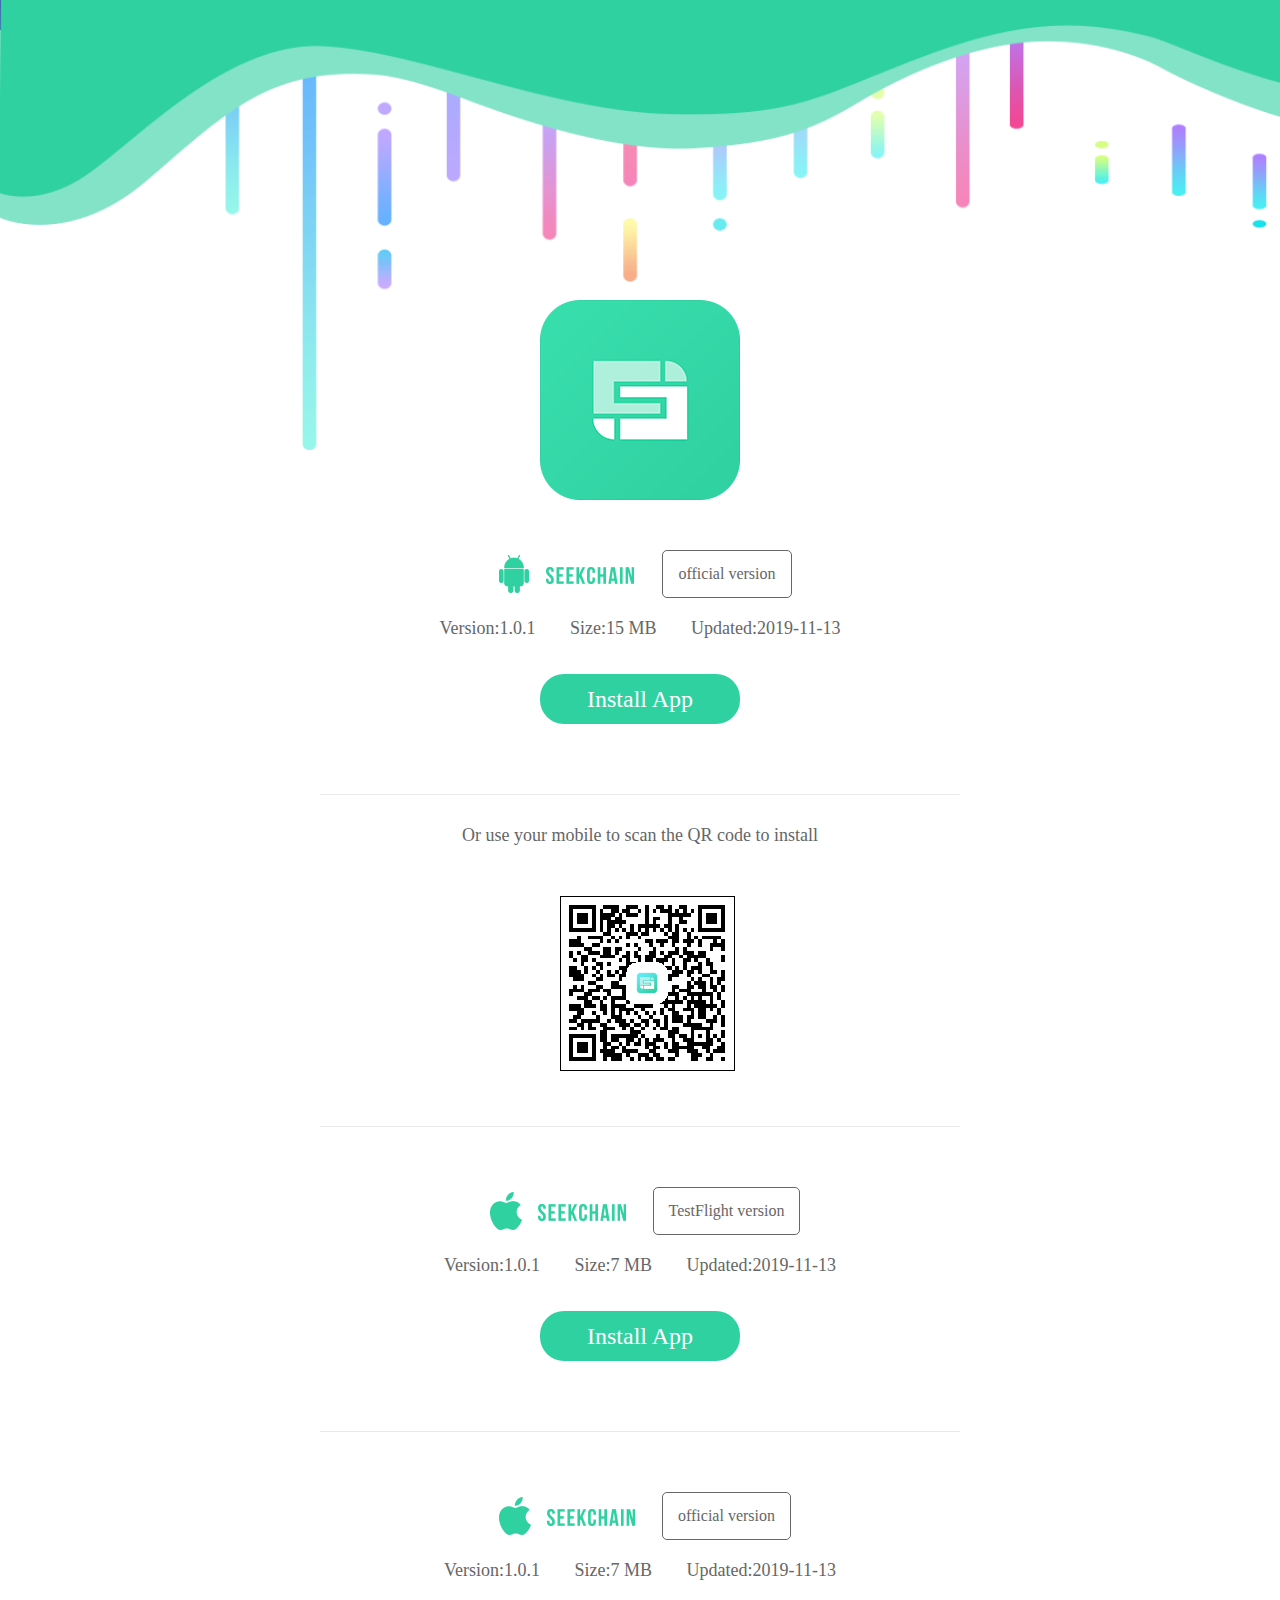
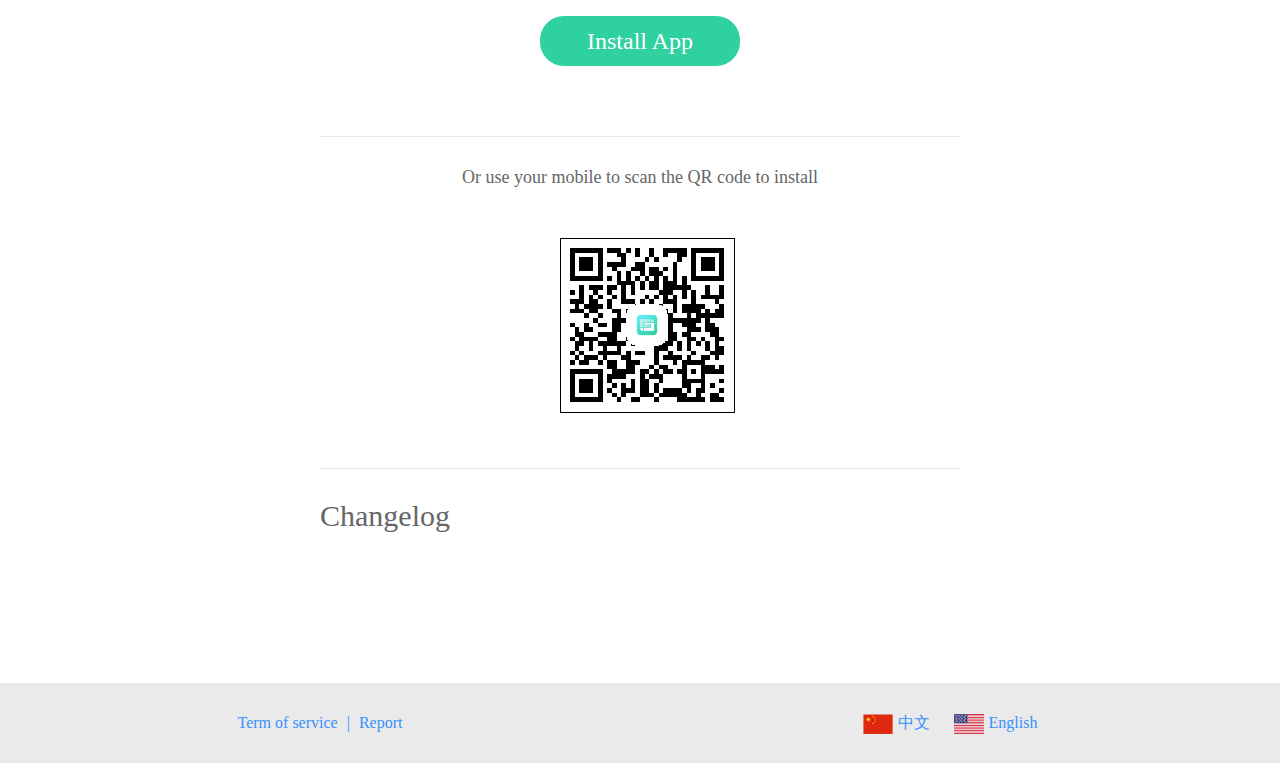
<file: Seek_App_Download/index.html>
<!DOCTYPE html>
<html>

	<head>
		<meta charset="utf-8">
		<meta name="viewport" content="width=device-width, initial-scale=1.0, maximum-scale=1.0, user-scalable=0">
		<meta http-equiv="X-UA-Compatible" content="ie=edge">
		<meta name="renderer" content="webkit">
		<meta name="format-detection" content="telephone=no">
		<meta name="apple-mobile-web-app-capable" content="yes">
		<meta name="apple-mobile-web-app-status-bar-style" content="black">
		<meta name="format-detection" content="telephone=no">
		<meta HTTP-EQUIV="Pragma" CONTENT="no-cache">
		<meta name="keywords" content="" />
		<meta name="description" content="" />

		<title>SEEK</title>

		<!--  icon start   -->

		<link rel="shortcut icon" href="http://app.seekchain.org/favicon.ico" type="image/x-icon" />
		<link rel="shortcut icon" href="favicon.ico" type="image/x-icon" />

		<!--  icon end  -->

		<!-- Custom styles for our template -->

		<link rel="stylesheet " href=" css/style.css ">

		<!-- HTML5 shim and Respond.js IE8 support of HTML5 elements and media queries -->
		<!--[if lt IE 9]>
	    <script src=" js/html5shiv.js "></script>
	    <script src=" js/respond.min.js "></script>
	    <![endif]-->
	    <style>
	    	html{font-size: 100px}
	    </style>


	</head>

	<body>
		<div class="app_bg">
			
		</div>
		<div class="app_logo">
			<img src="images/app_logo.png" />
		</div>
		<div class="name_logo">
			<img src="images/Android_logo.png" />
			<span class="version">official version</span>
		</div>
		<p class="version_info">
			<span class="version_con">Version:<span id="version_num">1.0.1</span></span>
			<span class="size_con">Size:<span id="size">15</span> MB   </span>
			<span class="date_con">Updated:<span id="date">2019-11-13</span></span>
			</p>
		<div class="code">
			<a id="install" href="http://app.seekchain.org/downloads/seek-chain-android.apk"><p class="install">Install App</p></a>
			<p class="line"></p>
			<p class="install_info" style="margin-bottom: 50px;">Or use your mobile to scan the QR code to install</p>
			<!-- <div id="qrcode" style="width:100px; height:100px; margin:15px auto 0;"></div>
			<img id="qrCodeIco" src="images/app_logo.png" width="20" height="20"  style="display: none;"/>
			<div style="height: 1.6rem;width: 1.6rem; margin: 0 auto;"><img id="image"  src="" alt="code"/></div> -->
			<div style="height: 1.6rem;width: 1.6rem; margin: 0 auto;">
				<img id="image" src="images/Android_ma.png" />
			</div>
		</div>
		<p class="line"></p>

		<!--Apple testFlight -->
		<div class="name_logo" style="padding-top: 0.3rem;">
			<img src="images/apple_logo.png" />
			<span class="version">TestFlight version</span>
		</div>
		<p class="version_info">
			<span class="version_con">Version:<span id="version_num1">1.0.1</span></span>
			<span class="size_con">Size:<span id="size1">7</span> MB   </span>
			<span class="date_con">Updated:<span id="date1">2019-11-13</span></span>
			</p>
		<div class="code">
			<a id="install1" href="https://testflight.apple.com/join/h3VGbK05"><p class="install">Install App</p></a>
			<!-- <div id="qrcode" style="width:100px; height:100px; margin:15px auto 0;"></div>
			<img id="qrCodeIco" src="images/app_logo.png" width="20" height="20"  style="display: none;"/>
			<div style="height: 1.6rem;width: 1.6rem; margin: 0 auto;"><img id="image"  src="" alt="code"/></div> -->
		</div>
		<p class="line"></p>

		<!-- apple -->
		<div class="name_logo" style="padding-top: 0.3rem;">
			<img src="images/apple_logo.png" />
			<span class="version">official version</span>
		</div>
		<p class="version_info">
			<span class="version_con">Version:<span id="version_num1">1.0.1</span></span>
			<span class="size_con">Size:<span id="size1">7</span> MB   </span>
			<span class="date_con">Updated:<span id="date1">2019-11-13</span></span>
			</p>
		<div class="code">
			<a id="install1" href="itms-services://?action=download-manifest&url=https://app.seekchain.org/manifest.plist"><p class="install">Install App</p></a>
			<p class="line"></p>
			<p class="install_info" style="margin-bottom: 50px;">Or use your mobile to scan the QR code to install</p>
			<!-- <div id="qrcode" style="width:100px; height:100px; margin:15px auto 0;"></div>
			<img id="qrCodeIco" src="images/app_logo.png" width="20" height="20"  style="display: none;"/>
			<div style="height: 1.6rem;width: 1.6rem; margin: 0 auto;"><img id="image"  src="" alt="code"/></div> -->
			<div style="height: 1.6rem;width: 1.6rem; margin: 0 auto;">
				<img id="image" src="images/iphone_ma.png" />
			</div>
		</div>
		<p class="line"></p>
		



		<div class="update_info">
			<h4>Changelog</h4>
			<ul>
				<li></li>
			</ul>
		</div>
		<div class="app_bottom">
			<div class="bottom_left">
					<a><span class="disclaimer">Term of service</span></a>
					<span style="margin: 0 5px;">|</span>
					<a><span class="inform">Report</span></a>		
			</div>
			<div class="bottom_right">
					<a class="china" href="index_cn.html"><img src="images/china.png" /><span class="cn">中文</span></a>
					<a class="english" href="index.html"><img src="images/usa.png" /><span class="en">English</span></a>		
			</div>
		</div>


		
		<!-- JavaScript libs are placed at the end of the document so the pages load faster -->
		<script type="text/javascript" src="js/jquery.min.js "></script>
		<script type="text/javascript" src="js/jquery.qrcode.min.js"></script>
	    
		<script type="text/javascript">			
           window.onload = window.onresize = function() {
           var w = window.innerWidth;
	       w = (w > 640) ? 640 : w;
	       w = (w < 320) ? 320 : w;
	       document.documentElement.style.fontSize = (w / 640) * 100 + "px";
	                   
	       }
   
   
  			function GetQueryString(name)
			{
    			var reg = new RegExp("(^|&)"+ name +"=([^&]*)(&|$)");
  			    var r = window.location.search.substr(1).match(reg);
   			    if(r!=null)return  unescape(r[2]); return null;
			}
			var phonetype = GetQueryString('Type');
			
           
		</script>

	</body>

</html>
</file>
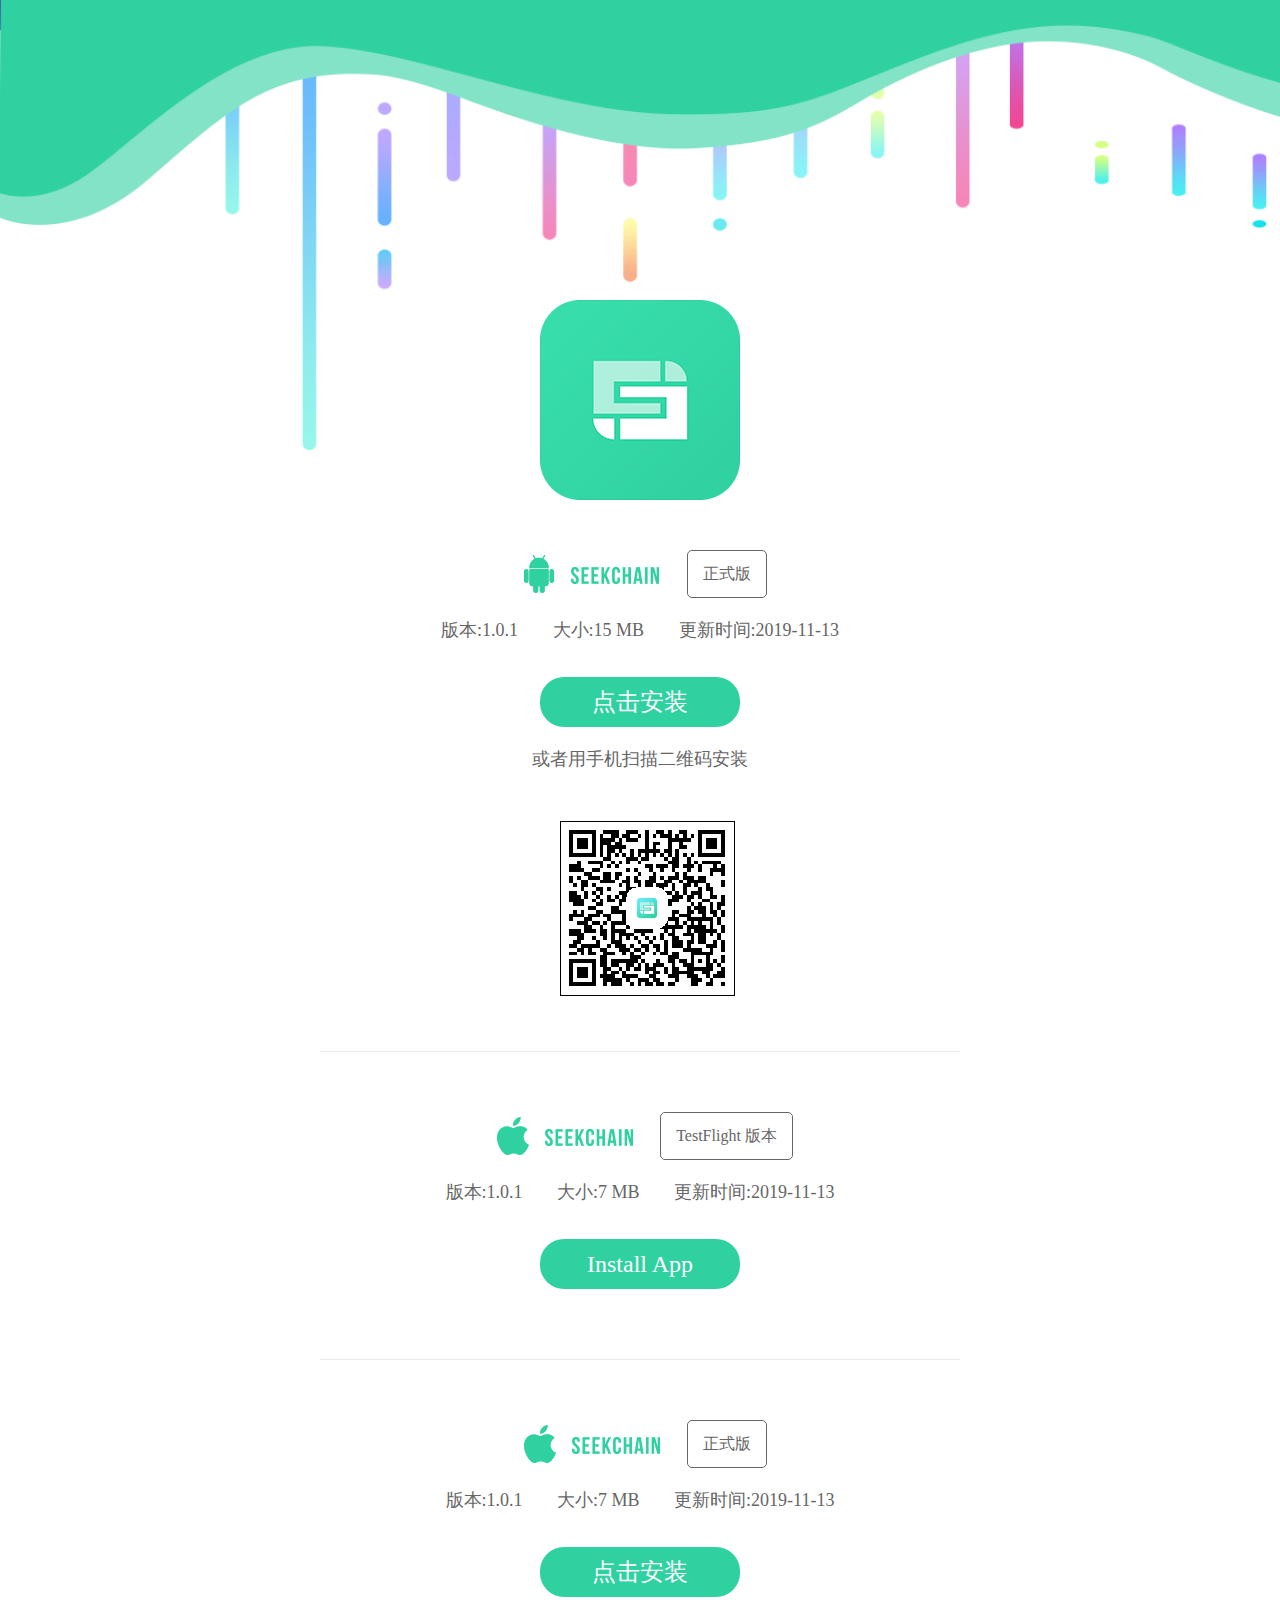
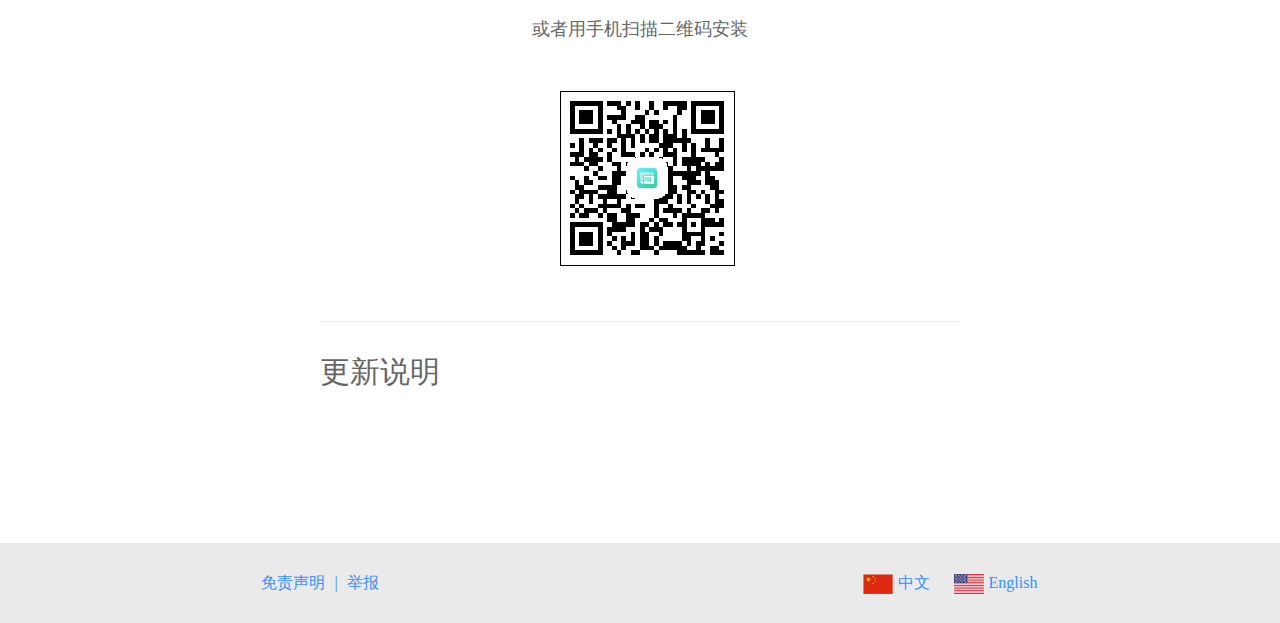
<file: Seek_App_Download/index_cn.html>
<!DOCTYPE html>
<html>

	<head>
		<meta charset="utf-8">
		<meta name="viewport" content="width=device-width, initial-scale=1.0, maximum-scale=1.0, user-scalable=0">
		<meta http-equiv="X-UA-Compatible" content="ie=edge">
		<meta name="renderer" content="webkit">
		<meta name="format-detection" content="telephone=no">
		<meta name="apple-mobile-web-app-capable" content="yes">
		<meta name="apple-mobile-web-app-status-bar-style" content="black">
		<meta name="format-detection" content="telephone=no">
		<meta HTTP-EQUIV="Pragma" CONTENT="no-cache">
		<meta name="keywords" content="" />
		<meta name="description" content="" />

		<title>SEEK</title>

		<!--  icon start   -->

		<link rel="shortcut icon" href="http://app.seekchain.org/favicon.ico" type="image/x-icon" />
		<link rel="shortcut icon" href="favicon.ico" type="image/x-icon" />

		<!--  icon end  -->

		<!-- Custom styles for our template -->

		<link rel="stylesheet " href=" css/style.css ">

		<!-- HTML5 shim and Respond.js IE8 support of HTML5 elements and media queries -->
		<!--[if lt IE 9]>
	    <script src=" js/html5shiv.js "></script>
	    <script src=" js/respond.min.js "></script>
	    <![endif]-->
	    <style>
	    	html{font-size: 100px}
	    </style>


	</head>

	<body>
		<div class="app_bg">
			
		</div>
		<div class="app_logo">
			<img src="images/app_logo.png" />
		</div>
		<div class="name_logo">
			<img src="images/Android_logo.png" />
			<span class="version">正式版</span>
		</div>
		<p class="version_info">
			<span class="version_con">版本:<span id="version_num">1.0.1</span></span>
			<span class="size_con">大小:<span id="size">15</span> MB   </span>
			<span class="date_con">更新时间:<span id="date">2019-11-13</span></span>
			</p>
		<div class="code">
			<a id="install" href="http://app.seekchain.org/downloads/seek-chain-android.apk"><p class="install">点击安装</p></a>			
			<p class="install_info" style="margin-bottom: 50px;">或者用手机扫描二维码安装</p>
			<!-- <div id="qrcode" style="width:100px; height:100px; margin:15px auto 0;"></div>
			<img id="qrCodeIco" src="images/app_logo.png" width="20" height="20"  style="display: none;"/>
			<div style="height: 1.6rem;width: 1.6rem; margin: 0 auto;"><img id="image"  src="" alt="code"/></div> -->
			<div style="height: 1.6rem;width: 1.6rem; margin: 0 auto;">
				<img id="image" src="images/Android_ma.png" />
			</div>
		</div>
		<p class="line"></p>

		<!--Apple testFlight -->
		<div class="name_logo" style="padding-top: 0.3rem;">
			<img src="images/apple_logo.png" />
			<span class="version">TestFlight 版本</span>
		</div>
		<p class="version_info">
			<span class="version_con">版本:<span id="version_num1">1.0.1</span></span>
			<span class="size_con">大小:<span id="size1">7</span> MB   </span>
			<span class="date_con">更新时间:<span id="date1">2019-11-13</span></span>
			</p>
		<div class="code">
			<a id="install1" href="https://testflight.apple.com/join/h3VGbK05"><p class="install">Install App</p></a>
			<!-- <div id="qrcode" style="width:100px; height:100px; margin:15px auto 0;"></div>
			<img id="qrCodeIco" src="images/app_logo.png" width="20" height="20"  style="display: none;"/>
			<div style="height: 1.6rem;width: 1.6rem; margin: 0 auto;"><img id="image"  src="" alt="code"/></div> -->
		</div>
		<p class="line"></p>

		<!-- apple -->
		<div class="name_logo" style="padding-top: 0.3rem;">
			<img src="images/apple_logo.png" />
			<span class="version">正式版</span>
		</div>
		<p class="version_info">
			<span class="version_con">版本:<span id="version_num1">1.0.1</span></span>
			<span class="size_con">大小:<span id="size1">7</span> MB   </span>
			<span class="date_con">更新时间:<span id="date1">2019-11-13</span></span>
			</p>
		<div class="code">
			<a id="install1" href="itms-services://?action=download-manifest&url=https://app.seekchain.org/manifest.plist"><p class="install">点击安装</p></a>
			<p class="install_info" style="margin-bottom: 50px;">或者用手机扫描二维码安装</p>
			<!-- <div id="qrcode" style="width:100px; height:100px; margin:15px auto 0;"></div>
			<img id="qrCodeIco" src="images/app_logo.png" width="20" height="20"  style="display: none;"/>
			<div style="height: 1.6rem;width: 1.6rem; margin: 0 auto;"><img id="image"  src="" alt="code"/></div> -->
			<div style="height: 1.6rem;width: 1.6rem; margin: 0 auto;">
				<img id="image" src="images/iphone_ma.png" />
			</div>
		</div>
		<p class="line"></p>



		<div class="update_info">
			<h4>更新说明</h4>
			<ul>
				<li></li>
			</ul>
		</div>
		<div class="app_bottom">
			<div class="bottom_left">
					<a><span class="disclaimer">免责声明</span></a>
					<span style="margin: 0 5px;">|</span>
					<a><span class="inform">举报</span></a>		
			</div>
			<div class="bottom_right">
					<a class="china" href="index_cn.html"><img src="images/china.png" /><span class="cn">中文</span></a>
					<a class="english" href="index.html"><img src="images/usa.png" /><span class="en">English</span></a>		
			</div>
		</div>


		
		<!-- JavaScript libs are placed at the end of the document so the pages load faster -->
		<script type="text/javascript" src="js/jquery.min.js "></script>
		<script type="text/javascript" src="js/jquery.qrcode.min.js"></script>
	    
		<script type="text/javascript">			
           window.onload = window.onresize = function() {
           var w = window.innerWidth;
	       w = (w > 640) ? 640 : w;
	       w = (w < 320) ? 320 : w;
	       document.documentElement.style.fontSize = (w / 640) * 100 + "px";
	                   
	       }
   
   
  			function GetQueryString(name)
			{
    			var reg = new RegExp("(^|&)"+ name +"=([^&]*)(&|$)");
  			    var r = window.location.search.substr(1).match(reg);
   			    if(r!=null)return  unescape(r[2]); return null;
			}
			var phonetype = GetQueryString('Type');
			
           
		</script>

	</body>

</html>
</file>
<file: Seek_App_Download/css/style.css>
@charset "UTF-8";
div,UNUSEDform,img,ul,UNUSEDUNUSEDol,li,UNUSEDdl,UNUSEDUNUSEDdt,UNUSEDUNUSEDdd,p,UNUSEDUNUSEDtr,UNUSEDtd,body,UNUSEDUNUSEDstrong,span,UNUSEDUNUSEDpre,input {
	margin:0;
	padding:0;
	border:0;
	background-repeat:no-repeat;
}
h1,h2,h3,h4,UNUSEDUNUSEDh5,UNUSEDUNUSEDh6,p,dl,dt,dd {
	margin:0;
	padding:0;
	font-weight:normal;
}
body {
	font-size: 16px;
	margin:0px;
	padding:0px;
	background:none;
	clear:both;
	height:auto;
	position:relative;	
	font-family: 'SourceHanSansCN';
}
img {
	border:0px;
}
ul,li {
	list-style:none;
}
UNUSEDem,UNUSEDi {
	font-style:normal;
}
a {
	text-decoration:none;
	outline:none;
	-webkit-tap-highlight-color: rgba(255, 255, 255, 0);
-webkit-user-select: none;
-moz-user-focus: none;
-moz-user-select: none;
}

a:hover {
	background-repeat:no-repeat;
	text-decoration:none;
}
a,UNUSEDarea {
	blr:expression(this.onFocus=this.blur());
}
 
.floatleft {
	float:left;
}
.floatright {
	float:right;
}
.logo {
	width: 70%;
	margin: 0.4rem auto;
	height: 0.68rem;
    line-height: 0.68rem;
}

header {
	background: url(../images/banner.jpg) no-repeat;
	width: 100%;
	height: 6rem;
	background-size: cover;
	overflow: hidden;
}

.banner {
	width: 70%;
	margin: 0 auto;
}

.banner_left {
	width: 50%;
	margin: 0 auto;
	float: left;
}

.banner_right{
	width: 50%;
	margin: 0 auto;
	float: right;
}
.banner_right p{
	width: 403px; 
	height: 386px; 
	background: url(../images/iphonex01.png) no-repeat; 
	background-size: 100% 100%;
	margin: 0 auto;
}
.left_box {
	width: 100%;
	margin: 0 auto;
	overflow: hidden;
}
.etherzero{
	color: #ffffff;
	font-size: 54px;
	margin: 0.6rem auto 0;
}
.adcon{
	overflow: hidden;
}
.adtitle{
	color: #ffffff;
	font-size: 30px;
	margin: 0.25rem 0.2rem 0 0;
	float: left;
}
.ar_down{
	background: none !important;
	
}
.appdown li .ar_down span{
	color: #FFFFFF;
}
.appdown li div{
	float: left;
	background: #ffffff;
	box-shadow: 0px 3px 3px 0px rgba(135, 186, 243, 0.64);
	border-radius: 6px;
	border: solid 1px #e9f5fc;
	padding: 0.15rem 0.2rem;
	margin: 0.7rem 0.5rem 0 0;
}
.appdown li div:hover{
	background: #f1f1f1;
}
.appdown li img{
	height: 0.25rem;
	line-height: 0.25rem;
    width: auto;
    float: left;
}
.appdown li span{
	height: 0.25rem;
	line-height: 0.25rem;
    width: auto;
    float: left;
    margin-left: 0.05rem;
    color: #090159;
}

.content{
	width: 100%;
	margin: 0 auto;
	height: auto;
	overflow: hidden;
}
.realtime{
	width: 70%;
	height: auto;
	overflow: hidden;
	margin: 2rem auto 1rem;
}
.realtime_left{
	float: left;
	width: 50%;
}
.realtime_right{
	float: right;
	width: 50%;
}
.realtime_right h4{
	font-size: 36px;
	color: #050050;
	margin: 0.3rem auto 0.5rem;
}
.realtime_right ul li{
	font-size: 24px;
	list-style-type: disc;
	color: #023295;
	margin-bottom: 0.25rem;
	margin-left: 0.25rem;
}
.realtime_leftbox,.add_rightbox{
	width: 85%;
    margin: 0 auto;
}
.realtime_rightbox,.add_leftbox{
	width: 50%;
    margin: 0 auto;
}
.add{
	width: 70%;
	height: auto;
	overflow: hidden;
	margin: 1rem auto;
}
.add_left{
	float: left;
	width: 50%;
}
.add_right{
	float: right;
	width: 50%;
}
.add_left h4{
	font-size: 36px;
	color: #050050;
	margin: 0.3rem auto 0.5rem;
}
.add_left ul li{
	font-size: 24px;
	list-style-type: disc;
	color: #023295;
	margin-bottom: 0.25rem;
	margin-left: 0.25rem;
}

.about h4{
	font-size: 36px;
	color: #ffffff;
	background: url(../images/banner01.jpg) no-repeat;
	background-size: cover;
	text-align: center;
	height: 1.5rem;
	line-height: 1.5rem;
}
.about p{
	font-size: 24px;
	color: #666666;
	width: 40%;
	text-align: center;
	line-height: 36px;
	margin: 1rem auto;
}
.contact{
	width: 100%;
	margin: 0 auto;
}
.contact h4{
	font-size: 36px;
	color: #050050;
	text-align: center;
	height: 1.5rem;
	line-height: 1.5rem;
}
.contact ul{
	overflow: hidden;
	margin: 0.2rem auto 2rem;
	text-align: center;
	width: 6rem;
}
.contact ul li{
	float: left;
	background-size: 100% 100%;
	margin: 0 0.2rem;
    width: 0.8rem;
    height: 0.8rem;
}
.bottom{
	margin: 0 auto;
	text-align: center;
	color: #FFFFFF;
	height: 0.8rem;
	line-height: 0.8rem;
	width: 100%;
	font-size: 20px;
	background: url(../images/banner02.jpg) no-repeat;
}
.menu{
	height: 0.68rem;
	width: auto;
	float: right; 
}
.menu ul{
	height: 0.68rem;
	width: auto;
}
.menu ul li{
	float: left;
	margin: 0 0.25rem;
	font-size: 20px;
	color: #FFFFFF;
}

.dropdown {
	text-decoration:none;
	float:right;
	height:0.68rem;
	line-height: 0.68rem;
}
.dropdown-toggle {
	color: #FFFFFF;
	cursor:pointer;
	outline:none;
/*	border:1px solid #FFFFFF !important;*/
	border-radius: 6px;
	padding: 0.05rem 0.15rem;
}
/* .dropdown-toggle:hover,.dropdown-toggle:focus {
	color:#00fdfa;
} */
.dropdown a {
	text-decoration:none;
	cursor:pointer;
	text-align: left;
	font-size: 20px;
}
.dropdown-menu {
    z-index: 9999;
    display: none;
    min-width: 60px;
    padding: 5px 0;
    margin: 2px 0 0;
    list-style: none;
    font-size: 14px;
    background-color: #fff;
    border: 1px solid #ccc;
    border: 1px solid rgba(0,0,0,.15);
    border-radius: 4px;
    -webkit-box-shadow: 0 6px 12px rgba(0,0,0,.175);
    box-shadow: 0 6px 12px rgba(0,0,0,.175);
    background-clip: padding-box;
}
.dropdown-menu>li>a {
    display: block;
    padding: 3px;
    text-align: center;
    clear: both;
    font-weight: 400;
    line-height: 1.428571429;
    color: #333;
    white-space: nowrap;
}
.active{
	background: #007AFF;
	color: #FFFFFF;
}
.active a{
	color: #FFFFFF !important;
}




/**/

.navbar-fixed-top { width: 100%; position: fixed;  z-index: 9999; top: 0; left: 0; background: none;}

.header-fix { height: 0.68rem;line-height: 0.68rem; left: 0; top: 0;  z-index: 100; float: left; }
.header-fix img{ height: 100%; width: auto; }
.easyetz{ color: #ffffff;font-size: 20px; margin-left: 0.2rem;}

.header-nav{text-align: center;}

.navbar-nav{ float: none !important; display: inline-block;}

/*app*/
	 		.app_bg{ 
	    		background: url(../images/app_banner.png) no-repeat;
	    		background-size: cover;
	    		height: 4.5rem;
	    		width: 100%;
	    		margin: 0 auto;
	    	}
	    	.app_logo{
	    		margin: 0 auto;
	    		text-align: center;
	    		position: absolute;
	    		width: 100%;
	    		top: 3rem;
	    	}
	    	.name_logo{
	    		padding-top: 1rem;
	    		width: 100%;
	    		text-align: center;
	    		margin: 0 auto;
	    		display: flex;
	    		justify-content: center;
	    		align-items: center;
	    	}
	    	.name_logo img{
	    		vertical-align: top;
	    	}
	    	.version{
	    		height: 0.36rem;
	    		line-height: 0.36rem;
	    		padding: 0.05rem 0.15rem;
	    		margin-left: 0.2rem;
	    		border-radius: 5px;    
	    		color: #666;
	    		border: 1px solid #666;
	    	}
	    	.version_info{
	    		text-align: center;
	    		font-size: 18px;
	    		color: #666666;
	    		margin: 0.2rem auto;
	    	}
	    	.code{
	    		text-align: center;
	    		margin: 0 auto;
	    	}
	    	#image{
	    		border: 1px solid #000;
	    		padding: 5px;
	    	}
	    	#qrcode{
	    		width: 1.8rem;
	    		height: 1.8rem;	    		
	    	}
	    	#image:hover{
	    		transform: scale(1.2);
	    		box-shadow: 0 0 20px rgba(21, 21, 21, 0.4);
	    		border: none;
	    		cursor: pointer;
	    	}
	    	.install{
	    		background-color: #30D1A1;
	    		border-radius: 24px;
	    		font-size: 24px;
	    		color: #FFFFFF;
	    		width: 2rem;
	    		height: 0.5rem;
	    		line-height: 0.5rem;
	    		text-align: center;
	    		margin: 0.35rem auto 0;
	    	}
	    	.install_info{
	    		color: #666666;
	    		font-size: 18px;
	    		margin-top: 0.2rem;
	    	}
	    	.line{
	    		border-top: 1px solid #e7ebed;
	    		width: 50%;
	    		margin: 0.7rem auto 0.3rem;
	    		text-align: center;
	    	}
	    	.update_info {
	    		width: 50%;
	    		margin: 0 auto 1.5rem;
	    		text-align: left;
	    	}
	    	.update_info h4{
	    		color: #666666;
	    		font-size: 30px;
	    		margin: 0.2rem 0;
	    	}	
	    	.update_info ul li{
	    		color: #999999;
	    		font-size: 20px;
	    		line-height: 36px;
	    	}
	    	.app_bottom{
	    		background: #eaeaea;
	    		height: 0.8rem;
	    		line-height: 0.8rem;
	    	}
	    	
	    	.bottom_left,.bottom_right{
	    		width: 50%;
	    		float: left;
	    		text-align: center;
	    	}
	    	.bottom_left span{
	    		font-size: 16px;
	    		color: #3791FF;
	    	}
	    	.bottom_right a{
	    		height: 0.2rem;
	    		line-height: 0.2rem;
	    		margin-right: 0.2rem;
	    	}
	    	.bottom_right img{
	    		vertical-align: text-top;
	    		height: 0.2rem;
	    		margin-right: 5px;
	    	}
	    	.bottom_right span{
	    		font-size: 16px;
	    		color: #3791FF;
	    	}
	    	.version_con,.size_con,.date_con{
	    		margin: 5px 15px;
	    	}
@media screen and (max-width:1500px) {
	.etherzero{
		font-size: 42px;
	}
	.adtitle{
		font-size: 24px;
	}
	.banner,.realtime,.add{
		width: 90%;
	}
	.logo{
    	width: 90%;
    }
	.about p{
		width: 80%;
	}
	.realtime_left img, .add_right img{
    	background-size: 100% 100%;
    	width: 100%;
    }
    .appdown li div{
    	margin: 0.7rem 0.2rem 0 0;
    }
    .realtime_rightbox, .add_leftbox{
    	width: 100%;
    }

}
@media screen and (min-width: 1350px){
	.realtime_right,.add_left{
		margin-top: 70px;
	}
}
@media screen and (max-width: 1100px){
	/* .realtime_right ul li,.add_left ul li{
		
	} */
	.realtime_right h4 {
		
		margin: 0.3rem auto 0.2rem;
	}
	/* .add_left h4{
	    
	} */
}

@media screen and (max-width: 900px){
	.realtime_right ul li,.add_left ul li{
		font-size: 20px;
	}
	.realtime_right h4 {
		font-size: 38px;
		margin: 0.3rem auto 0.2rem;
	}
	.add_left h4{
	    font-size: 38px;
	    margin: 0.3rem auto 0.2rem;
	}
}
@media screen and (max-width:768px) {
	.easyetz,.menu ul li,.dropdown a{
		font-size: 16px;
	}
	.banner{
		width: 90%;
	}
    .logo{
    	width: 90%;
    }
    .dropdown-menu{
    	position: absolute;
    	right: 10px;
    }
    .banner_left{
    	width: 100%;
    }
    .etherzero{
    	font-size: 30px;
    	text-align: center;
    	margin: 0.3rem auto;
    }
    .contact ul{
    	margin: 0.2rem auto 1.2rem;
    }
    .plan{
    	margin: 0.05rem auto 1rem;
    	font-size: 24px;
    }
    .info{
    	font-size: 18px;
    }
    .adtitle{
    	font-size: 18px;
    	letter-spacing: 2px;
    	margin: 0.25rem 1.5%;
    	width: 30%;
    	text-align: center;
    }
    .appdown li{
    	width: 50%;
       	float: left;
     	margin: 0 auto;
    }
    .appdown li div{
    	background: #ffffff;
     	box-shadow: 0px 3px 3px 0px rgba(135, 186, 243, 0.64);
     	border-radius: 6px;
        border: solid 1px #e9f5fc;
    	height: 0.6rem;
     	line-height: 0.6rem;
        width: 2.3rem;
        float: none;
        padding: 0.1rem ;
    	margin: 0.5rem auto 0;
    }
    .appdown li img{
	    height: 0.3rem;
    	line-height: 0.3rem;
    	width: auto;
 	   float: left;
   	 margin: 0.15rem;
	}
	.appdown li span{
		height: 0.6rem;
  	  line-height: 0.6rem;
 	   width: auto;
  	  float: left;
 	   margin-left: 0.05rem;
 	   font-size: 14px;
	}
    #detail h4 {
    	margin: 0.5rem auto;
    	font-size: 30px;
    }
    .detail_table{
    	width: 100%;
    }
    .detail_table ul li{
    	font-size: 16px;
    }
    .banner_right{
    	display: none;
    }
    .realtime{
    	width: 100%;
    	background-size: 100% 100%;
    	border-bottom: 1px solid #e5e5e5;
        margin: 2rem auto 0;
        padding-bottom: 1rem;
    }
    .realtime_left{
    	float: none;
    	width: 90%;
    	margin: 0 auto;
    }
    .realtime_right{
    	float: none;
    	width: 90%;
    	margin: 0 auto;
    }
    .realtime_right h4{
    	font-size: 26px;
    	text-align: center;
    }
    .realtime_right ul li{
    	font-size: 18px;
    	text-align: center;
    	list-style-type: none;
    }
    .realtime_left img{
    	background-size: 100% 100%;
    	width: 100%;
    }
    .add{
    	width: 100%;
    	background-size: 100% 100%;
    }
    .add_left{
    	float: none;
    	width: 90%;
    	margin: 0 auto;
    }
    .add_left ul li{
    	font-size: 18px;
    	text-align: center;
    	list-style-type: none;
    }
    .add_right{
    	float: none;
    	width: 90%;
    	margin: 1rem auto 0;
    	
    }
    .add_right img{
    	background-size: 100% 100%;
    	width: 100%;
    }
    .add_left h4{
    	font-size: 26px;
    	text-align: center;
    }
    .about h4{
    	font-size: 26px;
    }
    .about p{
    	width: 90%;
    	margin: 0.5rem auto;
    	font-size: 18px;
    }
    .contact h4{
    	font-size: 24px;
    }
    .contact ul li img{
    	width: 100%;
    }
    .bottom{
    	font-size: 12px;
    }
    /* app */
    .app_logo{
    	top:1.2rem;
    }
    .app_logo img{
    	width: 30%;
    }
    .name_logo{
    	padding: 0;
    }
    .name_logo img{
    	width: 35%;
    }
    .version_info{
    	font-size: 16px;
    	width: 85%;
    }
    .code img{
    	width: 80%;
    }
    .install{
    	font-size: 14px;
    }
    .install_info{
    	font-size: 16px;
    }
    .line,.update_info{
    	width: 90%;
    }
    .update_info h4{
    	font-size: 24px;
    }
    .update_info ul li{
    	font-size: 14px;
    }
    .bottom_right img{
	    height: 0.3rem;
	    vertical-align: middle;
	}
	.bottom_left span,.bottom_right span{
		font-size: 12px;
	}
	.date_con{
		display: block;
	}
	.app_bg{
		height: 3.5rem;
	}
	
}

@media screen and (max-width:374px) {

}
</file>
